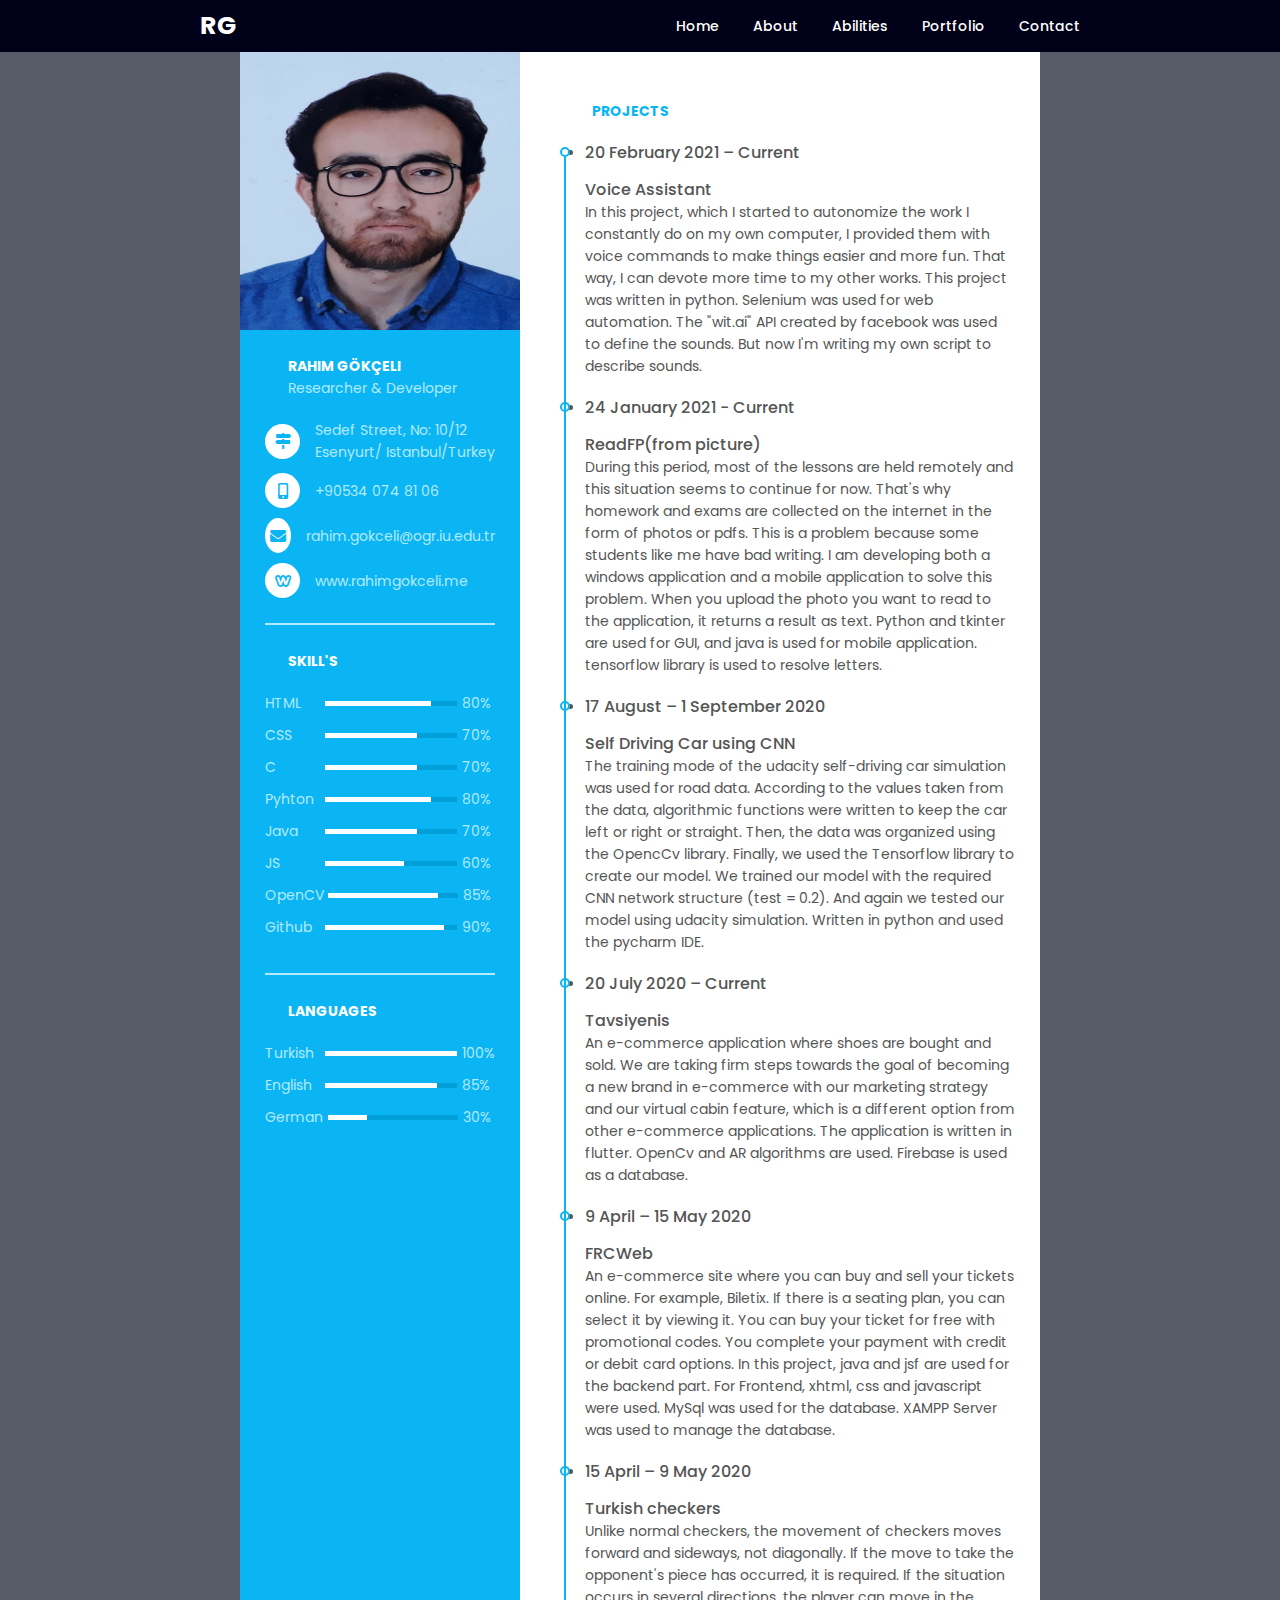
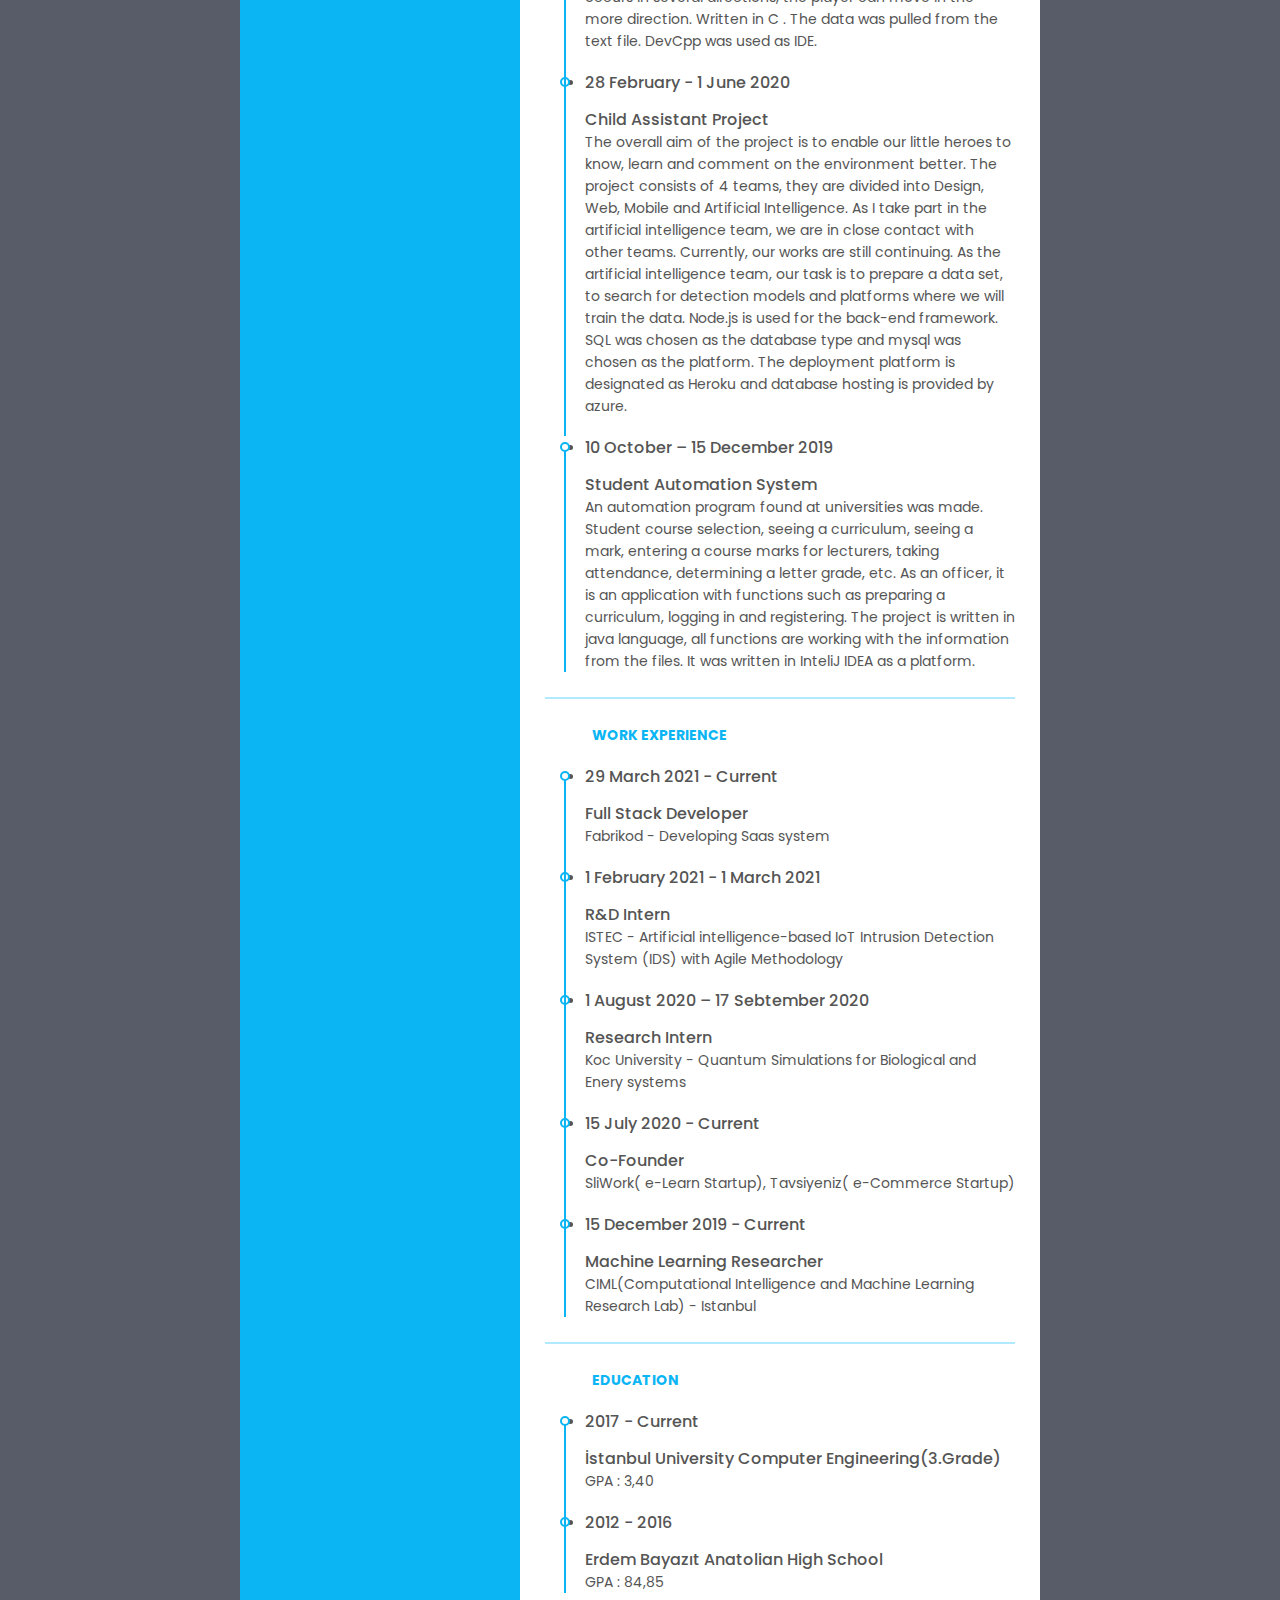
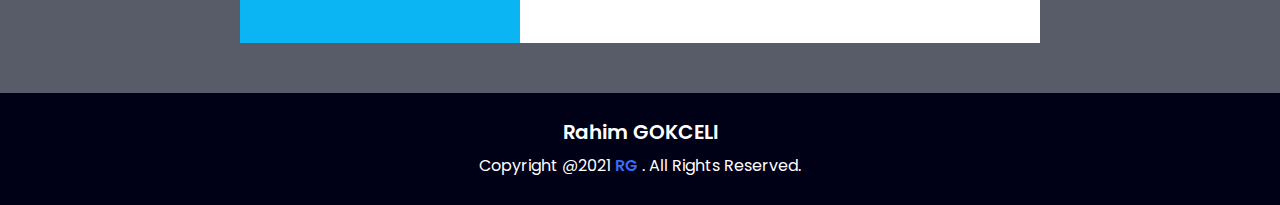
<file: cv.html>
<!DOCTYPE html>
<html lang="en" dir="ltr">
  <head>
    <meta charset="utf-8">
    <meta name="viewport" content="width=device-width, initial-scale=1.0">
    <title>RG</title>
    <link rel="stylesheet" href="style.css">
    <link rel="stylesheet" href="https://cdnjs.cloudflare.com/ajax/libs/font-awesome/5.15.2/css/all.min.css">
  </head>
  <body class="cv_body">

    <div class="scrollToTop-btn">
      <i class="fas fa-angle-up"></i>
    </div>

    <header class="cv">
      <a href="https://rahimgokceli.me/" class="brand_cv">RG</a>
      <div class="menu-btn"></div>
      <div class="navigation">
        <a href="index.html#main">Home</a>
        <a href="index.html#about">About</a>
        <a href="index.html#abilities">Abilities</a>
        <a href="index.html#p_portfolio">Portfolio</a>
        <a href="index.html#contact">Contact</a>
      </div>
    </header>   
     <div class="resume">
       <div class="resume_left">
         <div class="resume_profile">
           <img src="images/RahimGökçeli2.jpg" alt="profile_pic">
         </div>
         <div class="resume_content">
           <div class="resume_item resume_info">
             <div class="title">
               <p class="bold">Rahim Gökçeli</p>
               <p class="regular">Researcher & Developer</p>
             </div>
             <ul>
               <li>
                 <div class="icon">
                   <i class="fas fa-map-signs"></i>
                 </div>
                 <div class="data">
                   Sedef Street, No: 10/12 <br /> Esenyurt/ Istanbul/Turkey
                 </div>
               </li>
               <li>
                 <div class="icon">
                   <i class="fas fa-mobile-alt"></i>
                 </div>
                 <div class="data">
                   +90534 074 81 06
                 </div>
               </li>
               <li>
                 <div class="icon">
                   <i class="fas fa-envelope"></i>
                 </div>
                 <div class="data">
                   rahim.gokceli@ogr.iu.edu.tr
                 </div>
               </li>
               <li>
                 <div class="icon">
                   <i class="fab fa-weebly"></i>
                 </div>
                 <div class="data">
                   www.rahimgokceli.me
                 </div>
               </li>
             </ul>
           </div>
           <div class="resume_item resume_skills">
             <div class="title">
               <p class="bold">skill's</p>
             </div>
             <ul>
               <li>
                 <div class="skill_name">
                   HTML
                 </div>
                 <div class="skill_progress">
                   <span style="width: 80%;"></span>
                 </div>
                 <div class="skill_per">80%</div>
               </li>
               <li>
                 <div class="skill_name">
                   CSS
                 </div>
                 <div class="skill_progress">
                   <span style="width: 70%;"></span>
                 </div>
                 <div class="skill_per">70%</div>
               </li>
               <li>
                 <div class="skill_name">
                   C
                 </div>
                 <div class="skill_progress">
                   <span style="width: 70%;"></span>
                 </div>
                 <div class="skill_per">70%</div>
               </li>
               <li>
                 <div class="skill_name">
                   Pyhton
                 </div>
                 <div class="skill_progress">
                   <span style="width: 80%;"></span>
                 </div>
                 <div class="skill_per">80%</div>
               </li>
               <li>
                 <div class="skill_name">
                   Java
                 </div>
                 <div class="skill_progress">
                   <span style="width: 70%;"></span>
                 </div>
                 <div class="skill_per">70%</div>
               </li>
               <li>
                 <div class="skill_name">
                   JS
                 </div>
                 <div class="skill_progress">
                   <span style="width: 60%;"></span>
                 </div>
                 <div class="skill_per">60%</div>
               </li>
               <li>
                 <div class="skill_name">
                   OpenCV
                 </div>
                 <div class="skill_progress">
                   <span style="width: 85%;"></span>
                 </div>
                 <div class="skill_per">85%</div>
               </li>
               <li>
                 <div class="skill_name">
                   Github
                 </div>
                 <div class="skill_progress">
                   <span style="width: 90%;"></span>
                 </div>
                 <div class="skill_per">90%</div>
               </li>
             </ul>
           </div>
           <div class="resume_item resume_skills">
             <div class="title">
               <p class="bold">Languages</p>
             </div>
             <ul>
               <li>
                 <div class="skill_name">
                   Turkish
                 </div>
                 <div class="skill_progress">
                   <span style="width: 100%;"></span>
                 </div>
                 <div class="skill_per">100%</div>
               </li>
               <li>
                 <div class="skill_name">
                   English
                 </div>
                 <div class="skill_progress">
                   <span style="width: 85%;"></span>
                 </div>
                 <div class="skill_per">85%</div>
               </li>
               <li>
                 <div class="skill_name">
                   German
                 </div>
                 <div class="skill_progress">
                   <span style="width: 30%;"></span>
                 </div>
                 <div class="skill_per">30%</div>
               </li>
             </ul>
           </div>
         </div>
      </div>
      <div class="resume_right">
        <div class="resume_item resume_projects">
            <div class="title">
               <p class="bold">Projects</p>
             </div>
            <ul>
                <li>
                    <div class="date">20 February 2021 – Current </div> 
                    <div class="info">
                         <p class="semi-bold">Voice Assistant</p> 
                      <p>In this project, which I started to autonomize the work I constantly do on my own computer, I provided them with voice commands to make things easier and more fun. That way, I can devote more time to my other works. This project was written in python. Selenium was used for web automation. The "wit.ai" API created by facebook was used to define the sounds. But now I'm writing my own script to describe sounds.</p>
                    </div>
                </li>
                <li>
                  <div class="date">24 January 2021 - Current</div>
                  <div class="info">
                         <p class="semi-bold">ReadFP(from picture)</p> 
                      <p>During this period, most of the lessons are held remotely and this situation seems to continue for now. That's why homework and exams are collected on the internet in the form of photos or pdfs. This is a problem because some students like me have bad writing. I am developing both a windows application and a mobile application to solve this problem. When you upload the photo you want to read to the application, it returns a result as text. Python and tkinter are used for GUI, and java is used for mobile application. tensorflow library is used to resolve letters.</p>
                    </div>
                </li>
                <li>
                  <div class="date">17 August – 1 September 2020</div>
                  <div class="info">
                         <p class="semi-bold">Self Driving Car using CNN</p> 
                      <p>The training mode of the udacity self-driving car simulation was used for road data. According to the values taken from the data, algorithmic functions were written to keep the car left or right or straight. Then, the data was organized using the OpencCv library. Finally, we used the Tensorflow library to create our model. We trained our model with the required CNN network structure (test = 0.2). And again we tested our model using udacity simulation. Written in python and used the pycharm IDE.</p>
                    </div>
                </li>
                <li>
                  <div class="date"> 20 July 2020 – Current</div>
                  <div class="info">
                         <p class="semi-bold">Tavsiyenis</p> 
                      <p>An e-commerce application where shoes are bought and sold. We are taking firm steps towards the goal of becoming a new brand in e-commerce with our marketing strategy and our virtual cabin feature, which is a different option from other e-commerce applications. The application is written in flutter. OpenCv and AR algorithms are used. Firebase is used as a database.</p>
                    </div>
                </li>
                <li>
                  <div class="date">9 April – 15 May 2020</div>
                  <div class="info">
                         <p class="semi-bold">FRCWeb</p> 
                      <p>An e-commerce site where you can buy and sell your tickets online. For example, Biletix. If there is a seating plan, you can select it by viewing it. You can buy your ticket for free with promotional codes. You complete your payment with credit or debit card options. In this project, java and jsf are used for the backend part. For Frontend, xhtml, css and javascript were used. MySql was used for the database. XAMPP Server was used to manage the database.</p>
                    </div>
                </li>
                <li>
                  <div class="date"> 15 April – 9 May 2020</div>
                  <div class="info">
                         <p class="semi-bold">Turkish checkers</p> 
                      <p>Unlike normal checkers, the movement of checkers moves forward and sideways, not diagonally. If the move to take the opponent's piece has occurred, it is required. If the situation occurs in several directions, the player can move in the more direction. Written in C . The data was pulled from the text file. DevCpp was used as IDE.</p>
                    </div>
                </li>
                <li>
                  <div class="date">28 February - 1 June 2020</div>
                  <div class="info">
                         <p class="semi-bold">Child Assistant Project</p> 
                      <p>The overall aim of the project is to enable our little heroes to know, learn and comment on the environment better. The project consists of 4 teams, they are divided into Design, Web, Mobile and Artificial Intelligence. As I take part in the artificial intelligence team, we are in close contact with other teams. Currently, our works are still continuing. As the artificial intelligence team, our task is to prepare a data set, to search for detection models and platforms where we will train the data. Node.js is used for the back-end framework. SQL was chosen as the database type and mysql was chosen as the platform. The deployment platform is designated as Heroku and database hosting is provided by azure.</p>
                    </div>
                </li>
                <li>
                  <div class="date">10 October – 15 December 2019</div>
                  <div class="info">
                         <p class="semi-bold">Student Automation System</p> 
                      <p>An automation program found at universities was made. Student course selection, seeing a curriculum, seeing a mark, entering a course marks for lecturers, taking attendance, determining a letter grade, etc. As an officer, it is an application with functions such as preparing a curriculum, logging in and registering. The project is written in java language, all functions are working with the information from the files. It was written in InteliJ IDEA as a platform.</p>
                    </div>
                </li>
            </ul>
        </div>
        <div class="resume_item resume_work">
            <div class="title">
               <p class="bold">Work Experience</p>
             </div>
            <ul>
             <li>
                    <div class="date">29 March 2021 - Current</div> 
                    <div class="info">
                         <p class="semi-bold">Full Stack Developer</p> 
                      <p>Fabrikod - Developing Saas system</p>
                    </div>
              </li>
              <li>
                    <div class="date">1 February 2021 - 1 March 2021</div> 
                    <div class="info">
                         <p class="semi-bold">R&D Intern</p> 
                      <p>ISTEC - Artificial intelligence-based IoT Intrusion Detection System (IDS) with Agile Methodology</p>
                    </div>
               </li>
               <li>
                  <div class="date">1 August 2020 – 17 Sebtember 2020</div>
                  <div class="info">
                         <p class="semi-bold">Research Intern</p> 
                      <p>Koc University - Quantum Simulations for Biological and Enery systems</p>
                    </div>
                </li>
                <li>
                  <div class="date">15 July 2020 - Current</div>
                  <div class="info">
                         <p class="semi-bold">Co-Founder</p> 
                      <p>SliWork( e-Learn Startup), Tavsiyeniz( e-Commerce Startup)</p>
                    </div>
                </li>
                <li>
                    <div class="date">15 December 2019 - Current</div> 
                    <div class="info">
                         <p class="semi-bold">Machine Learning Researcher</p> 
                      <p>CIML(Computational Intelligence and Machine Learning Research Lab) - Istanbul</p>
                    </div>
                </li>
            </ul>
        </div>
        <div class="resume_item resume_education">
          <div class="title">
               <p class="bold">Education</p>
             </div>
          <ul>
                <li>
                    <div class="date">2017 - Current</div> 
                    <div class="info">
                         <p class="semi-bold">İstanbul University Computer Engineering(3.Grade)</p> 
                      <p>GPA : 3,40</p>
                    </div>
                </li>
                <li>
                  <div class="date">2012 - 2016</div>
                  <div class="info">
                         <p class="semi-bold">Erdem Bayazıt Anatolian High School</p> 
                      <p>GPA : 84,85</p>
                    </div>
                </li>
            </ul>
        </div>
<!--
        <div class="resume_item resume_hobby">
          <div class="title">
               <p class="bold">Hobby</p>
             </div>
           <ul>
             <li><i class="fas fa-book"></i></li>
             <li><i class="fa fa-picture-o"></i></li>
             <li><i class="fas fa-music"></i></li>
             <li><i class="fab fa-pagelines"></i></li>
          </ul>
        </div>
-->
      </div>
    </div> 
    
    <footer class="footer">
      <span class="footer-title">Rahim GOKCELI</span>
      <p>Copyright @2021 <a href="https://rahimgokceli.me/"> RG </a>. All Rights Reserved.</p>
    </footer>

    <script src="script.js" charset="utf-8"></script>

  </body>
</html>
</file>
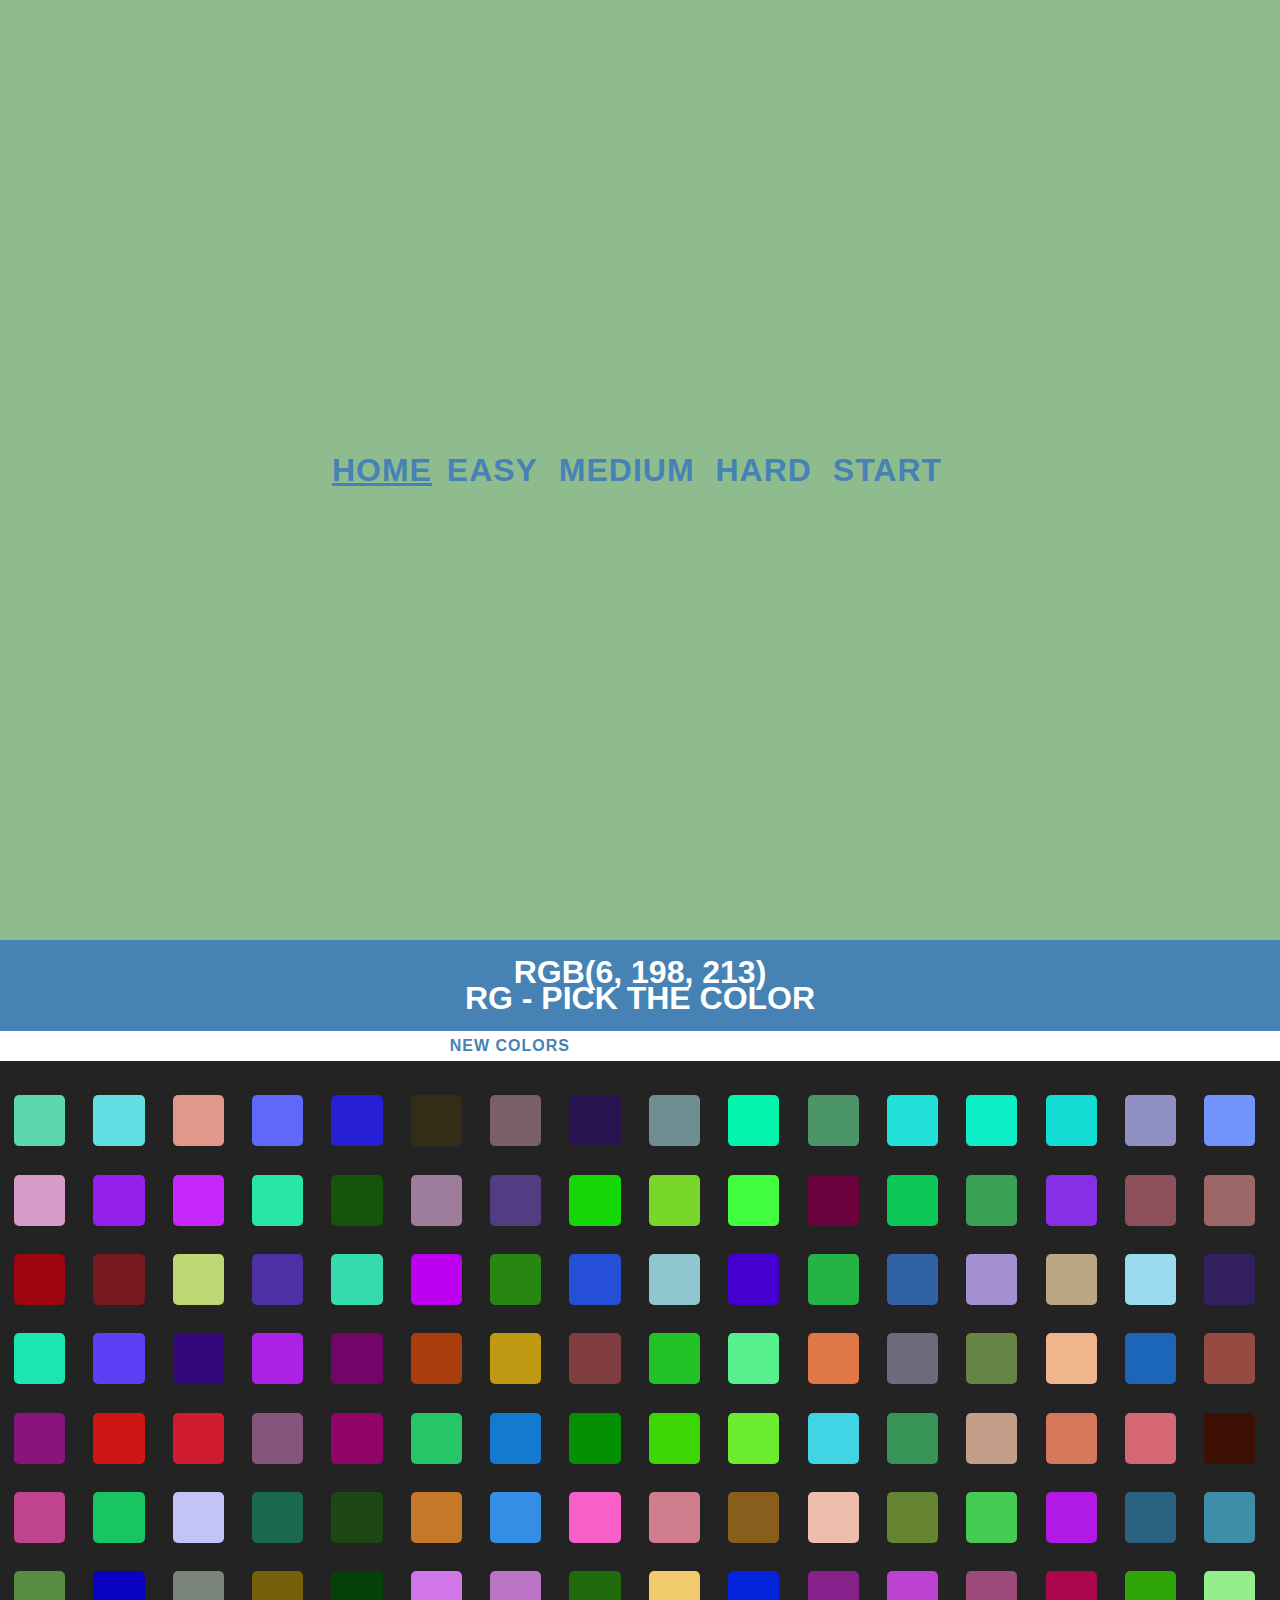
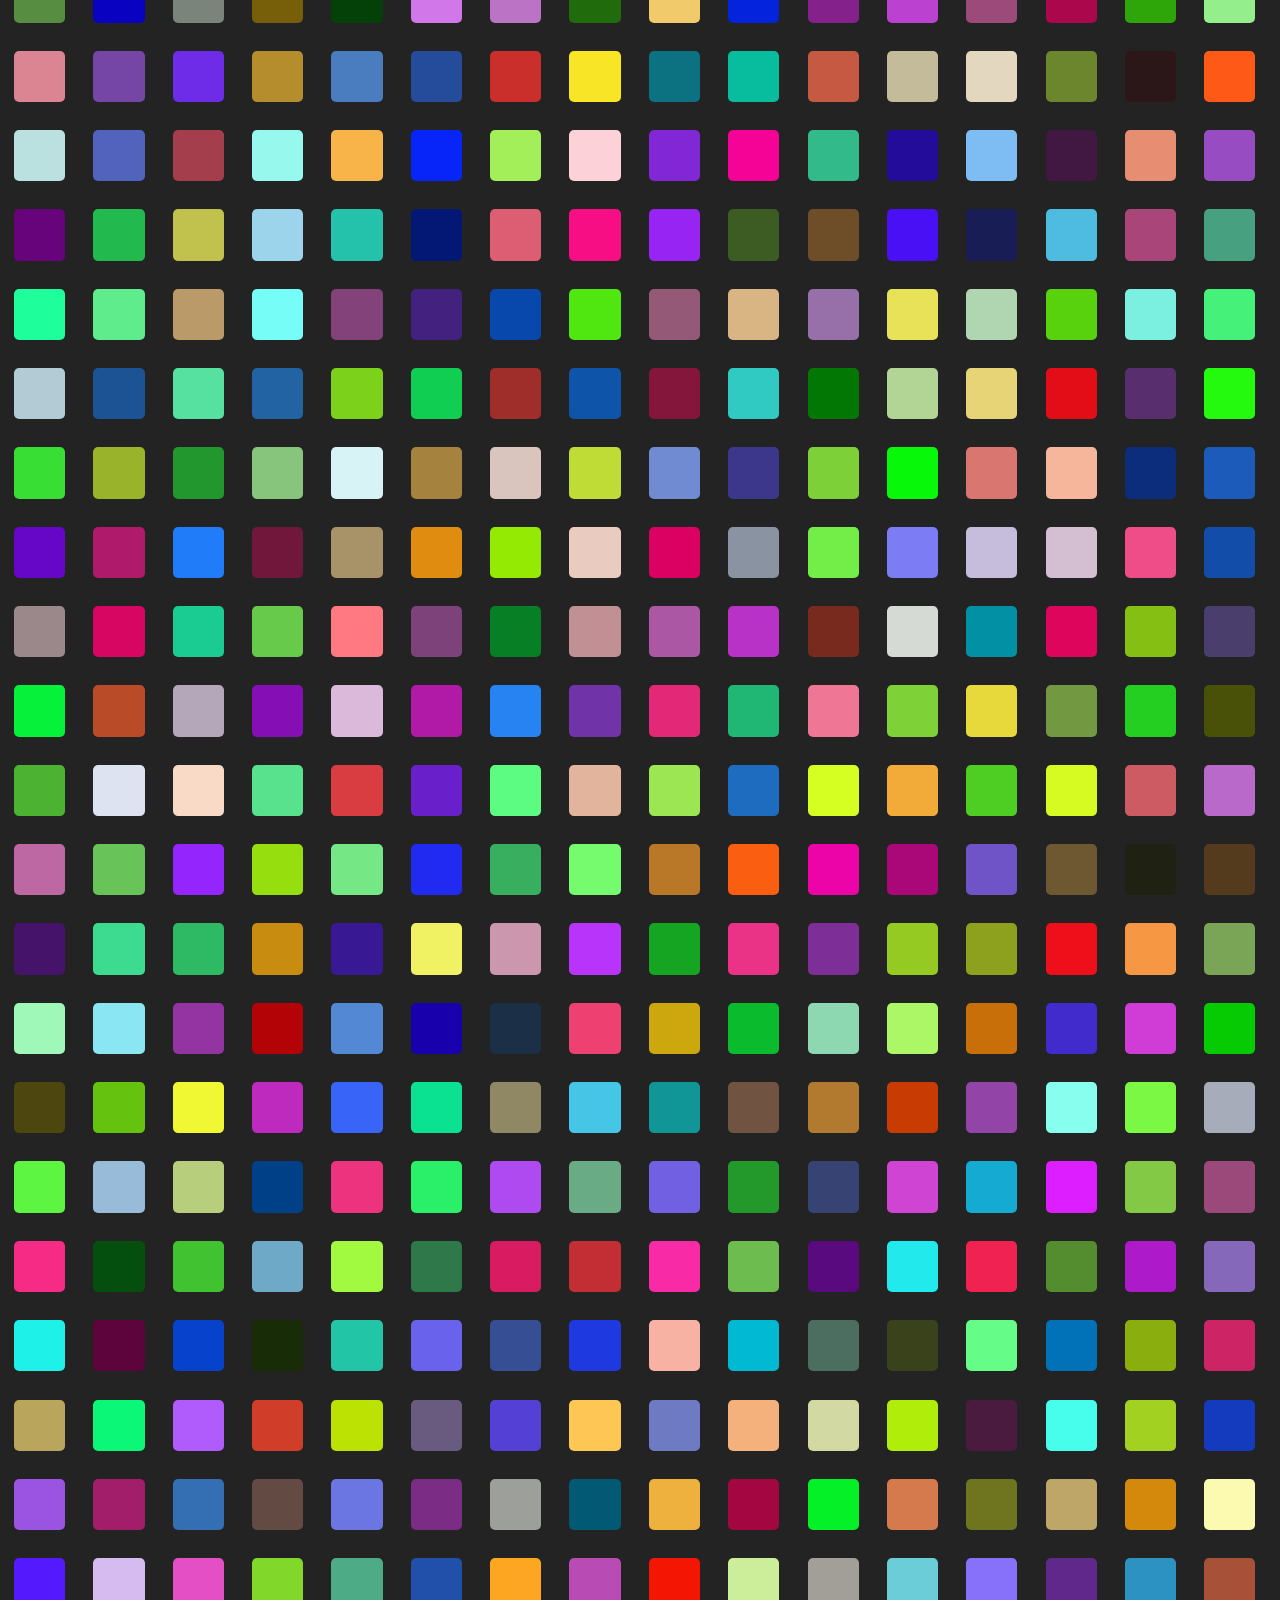
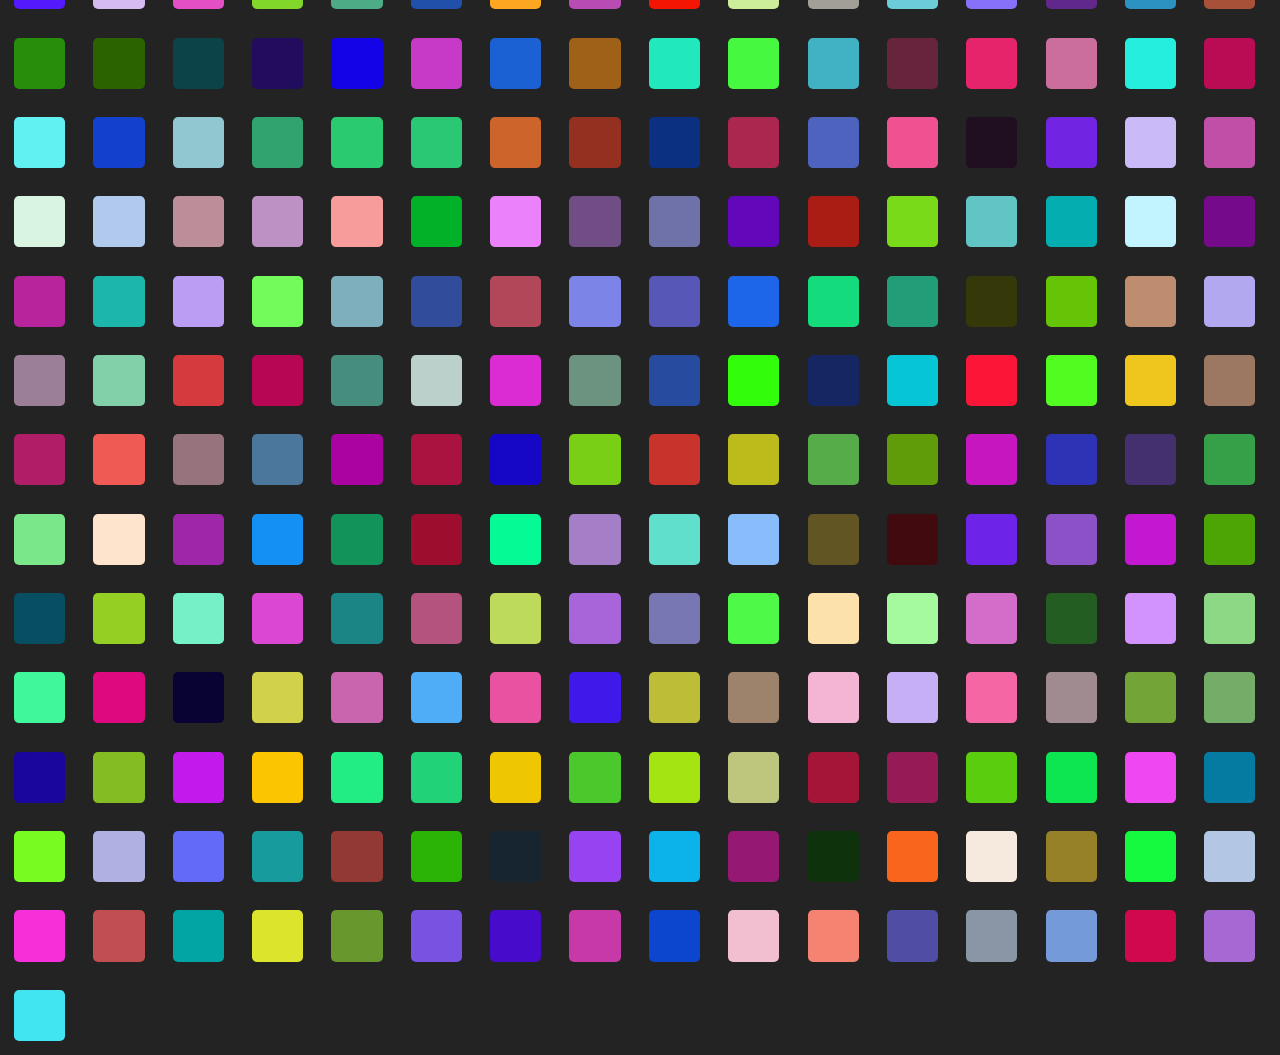
<file: pickColors.html>
<head>
    <meta charset="utf-8">
    <title>Color Game</title>
  </head>
  <link rel="stylesheet" href="color.css">
  <body>
  <h1 id="ilksayfa">
    <a href="https://rahimgokceli.me/">Home</a>
      <button id="easyBtn">Easy</button>
      <button id="mediumBtn">Medium</button>
      <button id ="hardBtn">Hard</button>
      <button id="start">Start</button>
  </h1>
  
<h1 id="pickColor">
  <span id="rgbCode">RGB</span>
  <br>
  RG - Pick The Color 
  <br>
  <span id="time"></span>
</h1>

<!--class="selected"-->

<div id="stripe">
  <button id="reset">New Colors</button>
  <span id="message"></span>
</div>

<div id="container">
<!--
    JAVASCRİPT DOSYASINDA OLUŞTURUYORUM. / I'M CREATING İN COLOR.JS FILE
    <div class="square"></div>
    <div class="square"></div>
    <div class="square"></div>
    <div class="square"></div>
    <div class="square"></div>
    <div class="square"></div>
-->
</div>

<script src="color.js" charset="utf-8"></script>


  </body>
</file>
<file: style.css>
@import url('https://fonts.googleapis.com/css2?family=Poppins:ital,wght@0,100;0,200;0,300;0,400;0,500;0,600;0,700;0,800;0,900;1,100;1,200;1,300;1,400;1,500;1,600;1,700;1,800;1,900&display=swap');

*{
  margin: 0;
  padding: 0;
  box-sizing: border-box;
  font-family: 'Poppins', sans-serif;
  scroll-behavior: smooth;
}

section{
  padding: 100px 200px;
}

.main{
  position: relative;
  width: 100%;
  min-height: 100vh;
  display: flex;
  align-items: center;
  background: url(images/bg.jpg)no-repeat;
  background-size: cover;
  background-position: center;
  background-attachment: fixed;
}
.main_cv{
  position: relative;
  width: 100%;
  min-height: 100vh;
  display: flex;
  align-items: center;
  background: url(images/bg.jpg)no-repeat;
  background-size: cover;
  background-position: center;
  background-attachment: fixed;
}

.main .content{
  max-width: 800px;
}

.main .content h2{
  color: #fff;
  font-size: 2em;
  font-weight: 500;
}

.main .content h2 span{
  font-size: 2.8em;
  font-weight: 600;
}

.animated-text{
  position: relative;
  height: 70px;
  overflow: hidden;
}

.animated-text h3{
  color: #4e9eff;
  font-size: 3em;
  font-weight: 700;
  line-height: 70px;
  letter-spacing: 1px;
}

.animated-text h3:nth-child(1){
  animation: text-move 10s infinite;
}

@keyframes text-move{
  0%{
    margin-top: 0;
  }
  25%{
    margin-top: -70px;
  }
  50%{
    margin-top: -140px;
  }
  75%{
    margin-top: -70px;
  }
  100%{
    margin-top: 0;
  }
}

.btn{
  color: #fff;
  background: #3a6cf4;
  font-size: 1em;
  font-weight: 600;
  display: inline-block;
  padding: 10px 20px;
  text-transform: uppercase;
  text-decoration: none;
  letter-spacing: 1px;
  border-radius: 2px;
  margin-top: 30px;
  transition: 0.5s ease;
}

.btn:hover{
  background: #235bf6;
}

.media-icons{
  margin-top: 50px;
}

.media-icons a{
  color: #fff;
  font-size: 25px;
  margin-right: 30px;
}

header{
  z-index: 999;
  position: fixed;
  background: rgba(255, 255, 255, 0.1);
  top: 0;
  left: 0;
  width: 100%;
  padding: 15px 200px;
  display: flex;
  justify-content: space-between;
  align-items: center;
  transition: 0.5s ease;
}
.cv{
  position: fixed;
  background: rgba(0, 0, 24, 255);
  top: 0;
  left: 0;
  width: 100%;
  padding: 15px 200px;
  display: flex;
  justify-content: space-between;
  align-items: center;
  transition: 0.5s ease;
}


header.sticky{
  background: #3a6cf4;
  padding: 10px 200px;
}

header .brand{
  color: #fff;
  font-size: 1.8em;
  font-weight: 700;
  text-transform: uppercase;
  text-decoration: none;
}
.brand_cv{
  color: #fff;
  font-size: 1.8em;
  font-weight: 700;
  text-transform: uppercase;
  text-decoration: none;
}

header .navigation{
  position: relative;
}

header .navigation a{
  color: #fff;
  font-size: 1em;
  font-weight: 500;
  text-decoration: none;
  margin-left: 30px;
}

header .navigation a:hover{
  color: #3a6cf4;
}

header.sticky .navigation a:hover{
  color: #000;
}

body{
  min-height: 110vh;
}

.title{
  width: 100%;
  display: flex;
  justify-content: center;
  align-items: center;
  flex-direction: column;
}

.section-title{
  position: relative;
  color: #3a6cf4;
  font-size: 2.2em;
  font-weight: 800;
  margin-bottom: 60px;
}

.section-title:before{
  content: '';
  position: absolute;
  top: 56px;
  left: 50%;
  width: 140px;
  height: 4px;
  background: #3a6cf4;
  transform: translateX(-50%);
}

.section-title:after{
  content: '';
  position: absolute;
  top: 50px;
  left: 50%;
  width: 15px;
  height: 15px;
  border-radius: 50%;
  background: #3a6cf4;
  transform: translateX(-50%);
}

.about .content{
  position: relative;
  width: 100%;
  display: flex;
  justify-content: space-between;
  margin-top: 20px;
}

.about .content .col-left{
  position: relative;
  width: 45%;
}

.about .content .col-right{
  position: relative;
  width: 50%;
}

.about .content .col-left .img-card{
  position: relative;
  width: 100%;
  min-height: 450px;
}

.about .content .col-left .img-card img{
  position: absolute;
  top: 0;
  left: 0;
  width: 100%;
  height: 100%;
  object-fit: cover;
  border-radius: 10px;
}

.about .content .col-right .content-title{
  font-size: 2em;
  font-weight: 800;
  margin-bottom: 20px;
}

.about .content .col-right .paragraph-text{
  font-size: 16px;
}

.skills{
  background: #000016;
}

.skills .content{
  position: relative;
  width: 100%;
  display: flex;
  justify-content: space-between;
  color: #fff;
  margin-top: 20px;
}

.skills .content .col-left{
  position: relative;
  width: 46%;
}

.skills .content .col-left .content-title{
  margin-bottom: 20px;
}

.skills .content .col-right{
  position: relative;
  width: 46%;
}

.skills .content .col-right .bar{
  margin-bottom: 15px;
  padding: 10px;
}

.skills .content .col-right .bar .info{
  display: flex;
  align-items: center;
  justify-content: space-between;
  margin-bottom: 5px;
}

.skills .content .col-right .bar .info span{
  font-size: 18px;
  font-weight: 500;
}

.skills .content .col-right .bar .line{
  position: relative;
  width: 100%;
  height: 15px;
  background: #ccc;
  border-radius: 2px;
}

.skills .content .col-right .bar .line:before{
  content: '';
  position: absolute;
  height: 100%;
  top: 0;
  left: 0;
  border-radius: 2px;
}

.skills .content .col-right .bar .html:before{
  width: 95%;
  background: #e45126;
}

.skills .content .col-right .bar .css:before{
  width: 90%;
  background: #0c73b8;
}

.skills .content .col-right .bar .javascript:before{
  width: 80%;
  background: #e3a324;
}

.skills .content .col-right .bar .jquery:before{
  width: 80%;
  background: #30dd6d;
}

.skills .content .col-right .bar .php:before{
  width: 75%;
  background: #6d7eb8;
}

.services .content{
  display: flex;
  justify-content: center;
  flex-wrap: wrap;
  flex-direction: row;
  margin-top: 20px;
}

.title p{
  font-size: 1em;
  width: 80%;
}

.services .content .card{
  background: #fff;
  width: 340px;
  margin: 10px;
  padding: 25px;
  justify-content: center;
  align-items: center;
  flex-direction: column;
  box-shadow: 0 5px 25px rgba(1 1 1 / 15%);
  border-radius: 10px;
}

.services .content .card .service-icon{
  color: #3a6cf4;
  font-size: 8em;
  text-align: center;
  transition: transform 0.5s ease;
}

.services .content .card:hover .service-icon{
  transform: translateY(-10px);
}

.services .content .card .info{
  text-align: center;
}

.services .content .card .info h3{
  color: #3a6cf4;
  font-size: 1.2em;
  font-weight: 700;
  margin: 10px;
}

.work{
  background: #000016;
}

.work .content{
  display: flex;
  justify-content: center;
  flex-direction: row;
  flex-wrap: wrap;
  margin-top: 20px;
}

.work .content .card{
  width: 340px;
  margin: 15px;
}

.work .content .card .card-img{
  position: relative;
  width: 100%;
  height: 260px;
  overflow: hidden;
  border-radius: 10px;
}

.work .content .card .card-img img{
  position: absolute;
  top: 0;
  left: 0;
  width: 100%;
  height: 100%;
  object-fit: cover;
  border-radius: 10px;
  transition: 0.5s ease;
}

.work .content .card .card-img img:hover{
  transform: scale(1.2);
}

.contact .content{
  display: flex;
  justify-content: center;
  flex-wrap: wrap;
  flex-direction: column;
  margin-top: 20px;
}

.contact .content .row{
  display: flex;
  justify-content: center;
  flex-wrap: wrap;
  flex-direction: row;
}

.contact .content .row .card{
  background: #fff;
  width: 240px;
  margin: 20px;
  padding: 25px;
  display: flex;
  justify-content: center;
  align-items: center;
  flex-direction: column;
  box-shadow: 0 5px 25px rgba(1 1 1 / 15%);
  border-radius: 10px;
}

.contact .content .row .card .contact-icon{
  color: #3a6cf4;
  font-size: 4em;
  text-align: center;
  transition: transform 0.5s ease;
}

.contact .content .row .card:hover .contact-icon{
  transform: translateY(-10px);
}

.contact .content .row .card .info{
  text-align: center;
}

.contact .content .row .card .info h3{
  color: #111;
  font-size: 1.2em;
  font-weight: 700;
  margin: 10px;
}

.contact .content .row .card .info span{
  color: #666;
  font-weight: 500;
}

.contact-form{
  background: #fff;
  max-width: 600px;
  margin-top: 50px;
  padding: 50px;
  border-radius: 10px;
  box-shadow: 0 5px 25px rgba(1 1 1 / 15%);
}

.contact-form h3{
  color: #111;
  font-size: 1.6em;
  font-weight: 600;
  text-align: center;
  margin-bottom: 40px;
}

.contact-form .input-box{
  position: relative;
  width: 100%;
  margin-bottom: 20px;
}

.contact-form .input-box input,
.contact-form .input-box textarea{
  color: #111;
  width: 100%;
  padding: 10px;
  font-size: 1em;
  font-weight: 400;
  outline: none;
  border: 1px solid #111;
  border-radius: 5px;
  resize: none;
}

.contact-form .input-box .send-btn{
  color: #fff;
  background: #3a6cf4;
  display: inline-block;
  font-size: 1.1em;
  font-weight: 500;
  text-transform: uppercase;
  letter-spacing: 2px;
  width: 100%;
  border: none;
  cursor: pointer;
  transition: 0.5s ease;
}

.contact-form .input-box .send-btn:hover{
  background: #235bf6;
}

.footer{
  background: #000016;
  color: #fff;
  text-align: center;
  padding: 2em;
}

.footer .footer-title{
  font-size: 20px;
  font-weight: 600;
}

.footer p{
  font-size: 16px;
  margin-top: 10px;
}

.footer p a{
  color: #3a6cf4;
  font-weight: 600;
  text-decoration: none;
}

@media (max-width: 1040px){
  header{
    padding: 12px 20px;
  }

  header.sticky{
    padding: 10px 20px;
  }

  header .navigation{
    display: none;
  }

  header .navigation.active{
    z-index: 888;
    position: fixed;
    background: #fff;
    top: 0;
    right: 0;
    width: 380px;
    height: 100%;
    display: flex;
    justify-content: center;
    align-items: center;
    flex-direction: column;
    box-shadow: 0 5px 25px rgba(1 1 1 / 15%);
    transition: 0.3s ease;
  }

  header .navigation a{
    color: #000;
    font-size: 1.2em;
    margin: 10px;
    padding: 0 20px;
    border-radius: 20px;
  }

  header .navigation a:hover{
    background: #3a6cf4;
    color: #fff;
    transition: 0.3s ease;
  }

  .menu-btn{
    position: absolute;
    background: url(images/menu.png)no-repeat;
    background-size: 30px;
    background-position: center;
    width: 40px;
    height: 40px;
    right: 0;
    margin: 0 20px;
    cursor: pointer;
    transition: 0.3s ease;
  }
    

  .menu-btn.active{
    z-index: 999;
    background: url(images/close.png)no-repeat;
    background-size: 25px;
    background-position: center;
    transition: 0.3s ease;
    filter: invert(1);
  }

  section{
    padding: 80px 20px;
  }

  .main .content h2{
    font-size: 1em;
  }

  .animated-text h3{
    font-size: 2.2em;
  }

  .section-title{
    font-size: 1.8em;
  }

  .about .content{
    flex-direction: column;
  }

  .about .content .column{
    position: relative;
    width: 100%;
  }

  .about .content .col-right{
    margin-top: 40px;
  }

  .skills .content{
    flex-direction: column;
  }

  .skills .content .column{
    position: relative;
    width: 100%;
  }

  .skills .content .col-right{
    margin-top: 40px;
  }

  .contact-form{
    padding: 35px 40px;
  }
}

.scrollToTop-btn{
  z-index: 999;
  position: fixed;
  background: #3a6cf4;
  color: #fff;
  width: 45px;
  height: 45px;
  right: 0;
  bottom: 10px;
  font-size: 22px;
  text-align: center;
  line-height: 45px;
  border-radius: 3px;
  cursor: pointer;
  pointer-events: none;
  opacity: 0;
  transition: all 0.3s ease;
}

.scrollToTop-btn.active{
  right: 20px;
  opacity: 1;
  pointer-events: auto;
}

.reveal{
  position: relative;
  transform: translateY(50px);
  opacity: 0;
  transition: all 1.5s ease;
}

.reveal.active{
  transform: translateY(0);
  opacity: 1;
}

/* CV İÇİC CSS */
/*************************************************************************************/

.cv_body {
  background: #585c68;
  font-size: 14px;
  line-height: 22px;
  color: #555555;
}

.bold {
  font-weight: 700;
  font-size: 20px;
  text-transform: uppercase;
}

.semi-bold {
  font-weight: 500;
  font-size: 16px;
}

.resume {
  width: 800px;
  height: auto;
  display: flex;
  margin: 50px auto;
}

.resume .resume_left {
  width: 280px;
  background: #0bb5f4;
}

.resume .resume_left .resume_profile {
  width: 100%;
  height: 280px;
}

.resume .resume_left .resume_profile img {
  width: 100%;
  height: 100%;
}

.resume .resume_left .resume_content {
  padding: 0 25px;
}

.resume .title {
  margin-bottom: 20px;
}

.resume .resume_left .bold {
  color: #fff;
}

.resume .resume_left .regular {
  color: #b1eaff;
}

.resume .resume_item {
  padding: 25px 0;
  border-bottom: 2px solid #b1eaff;
}

.resume .resume_left .resume_item:last-child,
.resume .resume_right .resume_item:last-child {
  border-bottom: 0px;
}

.resume .resume_left ul li {
  display: flex;
  margin-bottom: 10px;
  align-items: center;
}

.resume .resume_left ul li:last-child {
  margin-bottom: 0;
}

.resume .resume_left ul li .icon {
  width: 35px;
  height: 35px;
  background: #fff;
  color: #0bb5f4;
  border-radius: 50%;
  margin-right: 15px;
  font-size: 16px;
  position: relative;
}

.resume .icon i,
.resume .resume_right .resume_hobby ul li i {
  position: absolute;
  top: 50%;
  left: 50%;
  transform: translate(-50%, -50%);
}

.resume .resume_left ul li .data {
  color: #b1eaff;
}

.resume .resume_left .resume_skills ul li {
  display: flex;
  margin-bottom: 10px;
  color: #b1eaff;
  justify-content: space-between;
  align-items: center;
}

.resume .resume_left .resume_skills ul li .skill_name {
  width: 25%;
}

.resume .resume_left .resume_skills ul li .skill_progress {
  width: 60%;
  margin: 0 5px;
  height: 5px;
  background: #009fd9;
  position: relative;
}

.resume .resume_left .resume_skills ul li .skill_per {
  width: 15%;
}

.resume .resume_left .resume_skills ul li .skill_progress span {
  position: absolute;
  top: 0;
  left: 0;
  height: 100%;
  background: #fff;
}

.resume .resume_left .resume_social .semi-bold {
  color: #fff;
  margin-bottom: 3px;
}

.resume .resume_right {
  width: 520px;
  background: #fff;
  padding: 25px;
}

.resume .resume_right .bold {
  color: #0bb5f4;
}

.resume .resume_right .resume_work ul,
.resume .resume_right .resume_projects ul,
.resume .resume_right .resume_education ul {
  padding-left: 40px;
  overflow: hidden;
}

.resume .resume_right ul li {
  position: relative;
}

.resume .resume_right ul li .date {
  font-size: 16px;
  font-weight: 500;
  margin-bottom: 15px;
}

.resume .resume_right ul li .info {
  margin-bottom: 20px;
}

.resume .resume_right ul li:last-child .info {
  margin-bottom: 0;
}

.resume .resume_right .resume_work ul li:before,
.resume .resume_right .resume_projects ul li:before,
.resume .resume_right .resume_education ul li:before {
  content: "";
  position: absolute;
  top: 5px;
  left: -25px;
  width: 6px;
  height: 6px;
  border-radius: 50%;
  border: 2px solid #0bb5f4;
}

.resume .resume_right .resume_work ul li:after,
.resume .resume_right .resume_projects ul li:after,
.resume .resume_right .resume_education ul li:after {
  content: "";
  position: absolute;
  top: 14px;
  left: -21px;
  width: 2px;
  height: 350px;
  background: #0bb5f4;
}

.resume .resume_right .resume_hobby ul {
  display: flex;
  justify-content: space-between;
}

.resume .resume_right .resume_hobby ul li {
  width: 80px;
  height: 80px;
  border: 2px solid #0bb5f4;
  border-radius: 50%;
  position: relative;
  color: #0bb5f4;
}

.resume .resume_right .resume_hobby ul li i {
  font-size: 30px;
}

.resume .resume_right .resume_hobby ul li:before {
  content: "";
  position: absolute;
  top: 40px;
  right: -52px;
  width: 50px;
  height: 2px;
  background: #0bb5f4;
}

.resume .resume_right .resume_hobby ul li:last-child:before {
  display: none;
}
</file>
<file: color.css>
body {
  background-color: #232323;
  margin: 0;
  font-family: sans-serif;
  font-weight: normal;
  text-transform: uppercase;
}

.square {
  width: 4%;
  background: white;
  padding-bottom: 4%;
  float: left;
  margin: 1.1%;
  border-radius: 10%;
  transition: background 0.7s;
  -webkit-transition: background 0.7s;
  -moz-transition: background 0.7s;
}

#container {
  margin: 20px auto;
  max-width: 100%;
}

#pickColor {
  color: white;
  line-height: 0.8;
  text-align: center;
  background-color: steelblue;
  margin: 0;
  padding: 20px 0;
}

#ilksayfa {
  color: darkslategray;
  line-height: 0.8;
  text-align: center;
  background-color: darkseagreen;
  margin: 0;
  padding: 20px 0;
}

#stripe {
  background: white;
  height: 30px;
  text-align: center;
  color: black;
}

.selected {
  color: white;
  background: steelblue;
}

#rgbCode {
  font-size: 100%;
}

button, a {
  border: none;
  background: none;
  text-transform: uppercase;
  font-family: sans-serif;
  height: 100%;
  font-weight: 700;
  color: steelblue;
  letter-spacing: 1px;
  font-size: inherit;
  transition: all 0.5s;
  -webkit-transition: all 0.5s;
  -moz-transition: all 0.5s;
  outline: none;
}

button:hover, a:hover{
  color: white;
  background: steelblue;
}
#start:hover{
  color: white;
  background: deepskyblue;
}

#message{
  display: inline-block;
  width: 20%;
}
</file>
